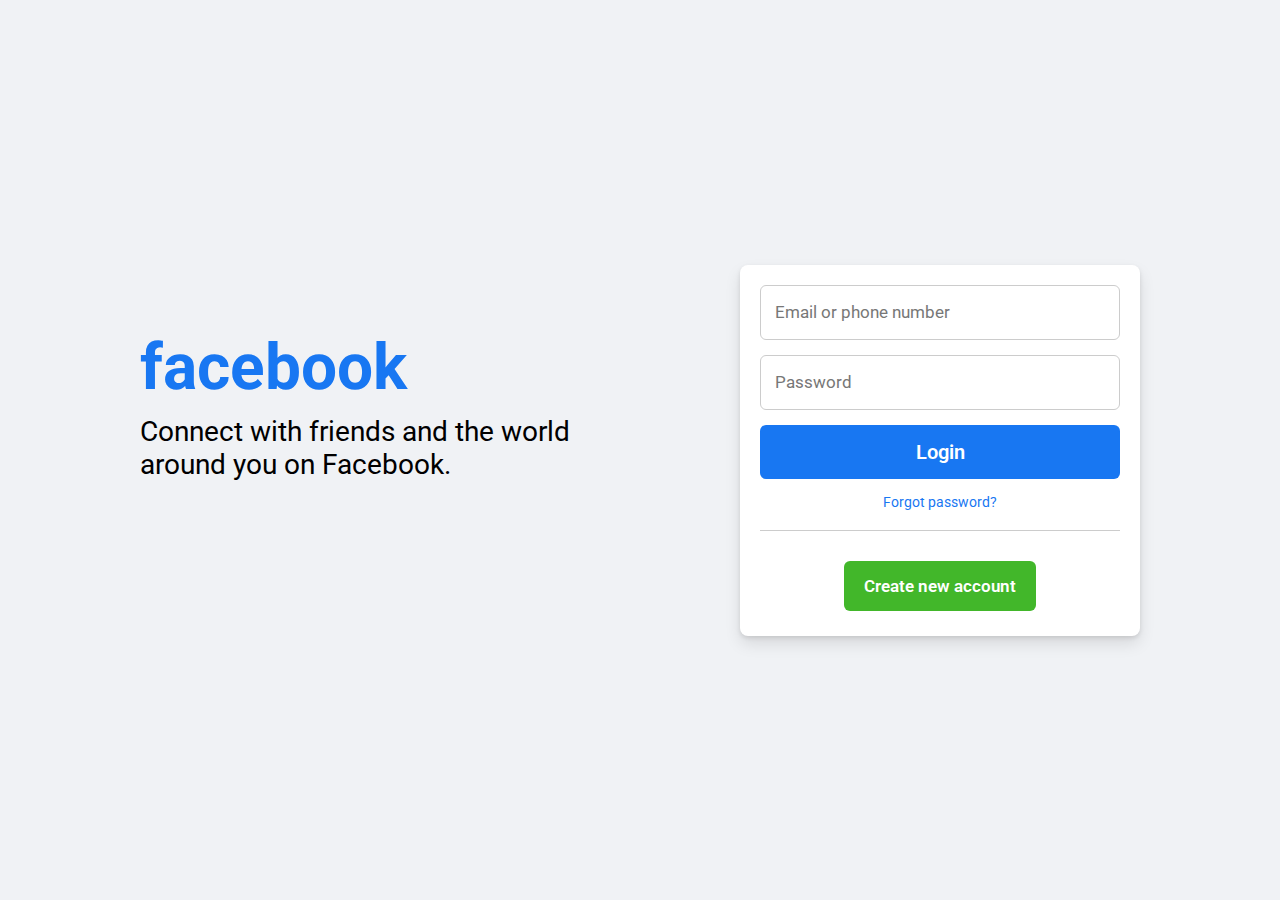
<file: index.html>
<!DOCTYPE html>
<html lang="en">
<head>
    <meta charset="UTF-8">
    <meta name="viewport" content="width=device-width, initial-scale=1.0">
    <title>Facebook Login Page</title>
    <link rel="stylesheet" href="style.css">
</head>
<body>
    <div class="container flex">
        <div class="facebook-page flex">
            <div class="text">
                <h1>facebook</h1>
                <p>Connect with friends and the world </p>
                <p> around you on Facebook.</p>
                </div>
                <form action="#">
                <input type="email" placeholder="Email or phone number" required>
                <input type="password" placeholder="Password" required>
                <div class="link">
                    <button type="submit" class="login">Login</button>
                    <a href="#" class="forgot">Forgot password?</a>
                </div>
            <hr>
            <div class="button">
                <a href="sign-up.html">Create new account</a>
            </div>
        </div>
    </div>
</body>
</html>
</file>
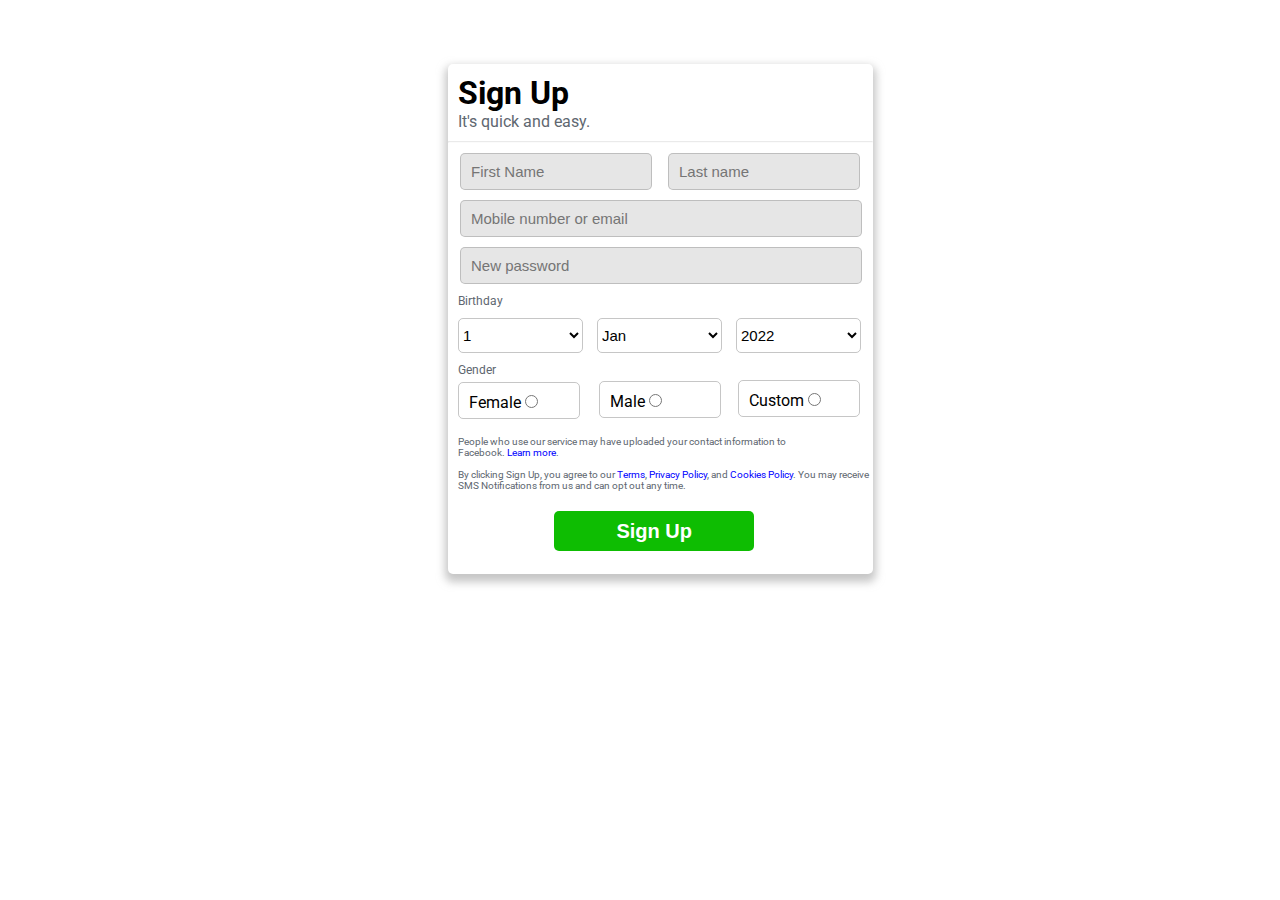
<file: sign-up.html>
<!DOCTYPE html>
<html lang="en">
<head>
    <meta charset="UTF-8" />
    <meta http-equiv="X-UA-Compatible" content="IE=edge" />
    <meta name="viewport" content="width=device-width, initial-scale=1.0" />
    <title>Facebook Sign up Page 2022</title>
    <link rel="stylesheet" href="sign.css" />
    <link href="https://fonts.googleapis.com/css2?family=Roboto&display=swap" rel="stylesheet" />
</head>
<body>

    <div class="main">
    <form action="index.html"> <!-- Add the action attribute with the URL of login.html -->
        <h2 class="first_title">Sign Up</h2>
        <p class="first_sub_title" id="sub_title">It's quick and easy.</p>
        <hr />

        <div class="input">
        <input type="text" placeholder="First Name" class="first_name" id="all" required />
        <input type="text" placeholder="Last name" class="Surname" id="all" required />
        <br />
        <input type="email" placeholder="Mobile number or email" id="all1" required />
        <br />
        <input type="password" placeholder="New password" id="all1" required />
        <br />
        </div>

        <p class="sub_title_2" id="sub_title">Birthday</p>
        <select>
        <option>1</option>
        <option>2</option>
        <option>3</option>
        <option>4</option>
        <option>5</option>
        <option>6</option>
        <option>7</option>
        <option>8</option>
        <option>9</option>
        <option>10</option>
        <option>11</option>
        <option>12</option>
        <option>13</option>
        <option>14</option>
        <option>15</option>
        <option>16</option>
        <option>17</option>
        <option>18</option>
        <option>19</option>
        <option>20</option>
        <option>21</option>
        <option>22</option>
        <option>23</option>
        <option>24</option>
        <option>25</option>
        <option>26</option>
        <option>27</option>
        <option>28</option>
        <option>29</option>
        <option>30</option>
        <option>31</option>
        </select>
        <select>
        <option>Jan</option>
        <option>Feb</option>
        <option>Mar</option>
        <option>Apr</option>
        <option>May</option>
        <option>Jun</option>
        <option>Jul</option>
        <option>Aug</option>
        <option>Sep</option>
        <option>Oct</option>
        <option>Nov</option>
        <option>Dec</option>
        </select>
        <select>
        <option>2022</option>
        <option>2021</option>
        <option>2020</option>
        <option>2019</option>
        <option>2018</option>
        <option>2017</option>
        <option>2016</option>
        <option>2015</option>
        <option>2014</option>
        <option>2013</option>
        <option>2012</option>
        <option>2011</option>
        <option>2010</option>
        <option>2009</option>
        <option>2008</option>
        <option>2007</option>
        <option>2006</option>
        <option>2005</option>
        <option>2004</option>
        <option>2003</option>
        <option>2002</option>
        <option>2001</option>
        <option>2000</option>
        </select>

        <br />

        <p class="sub_title_3" id="sub_title">Gender</p>
        <div class="female" id="all_gender">
        <label for="female">Female</label>
        <input type="radio" name="gender" value="female" />
        </div>
        <div class="male" id="all_gender">
        <label for="male">Male</label>
        <input type="radio" name="gender" value="male" />
        </div>
        <div class="other" id="all_gender">
        <label for="other">Custom</label>
        <input type="radio" name="gender" value="other" />
        </div>

        <br />
        <p class="sub_title_4">
            People who use our service may have uploaded your contact information to <br> Facebook. <a href="#">Learn more</a>.
            <br>
            <br>
            By clicking Sign Up, you agree to our <a href="#">Terms</a>, <a href="#">Privacy Policy</a>, and <a href="#">Cookies Policy</a>. You may receive SMS Notifications from us and can opt out any time.
        </p>
        <input type="submit" value="Sign Up" class="submit" />
    </form>
    </div>


</body>
</html>
</file>
<file: style.css>
@import url('https://fonts.googleapis.com/css2?family=Roboto:wght@300;400;500;700&display=swap');

* {
margin: 0;
padding: 0;
box-sizing: border-box;
font-family: 'Roboto', sans-serif;
}

.flex {
display: flex;
align-items: center;
}

.container {
padding: 0 15px;
min-height: 100vh;
justify-content: center;
background: #f0f2f5;
}

.facebook-page {
justify-content: space-between;
max-width: 1000px;
width: 100%;
}

.facebook-page .text {
margin-bottom: 90px;
}

.facebook-page h1 {
color: #1877f2;
font-size: 4rem;
margin-bottom: 10px;
}

.facebook-page p {
font-size: 1.75rem;
white-space: nowrap;
}

form {
display: flex;
flex-direction: column;
background: #fff;
border-radius: 8px;
padding: 20px;
box-shadow: 0 2px 4px rgba(0, 0, 0, 0.1),
    0 8px 16px rgba(0, 0, 0, 0.1);
max-width: 400px;
width: 100%;
}

form input {
height: 55px;
width: 100%;
border: 1px solid #ccc;
border-radius: 6px;
margin-bottom: 15px;
font-size: 1rem;
padding: 0 14px;
}

form input:focus {
outline: none;
border-color: #1877f2;
}

::placeholder {
color: #777;
font-size: 1.063rem;
}

.link {
display: flex;
flex-direction: column;
text-align: center;
gap: 15px;
}

.link .login {
border: none;
outline: none;
cursor: pointer;
background: #1877f2;
padding: 15px 0;
border-radius: 6px;
color: #fff;
font-size: 1.25rem;
font-weight: 600;
transition: 0.2s ease;
}

.link .login:hover {
background: #0d65d9;
}

form a {
text-decoration: none;
}

.link .forgot {
color: #1877f2;
font-size: 0.875rem;
}

.link .forgot:hover {
text-decoration: underline;
}

hr {
border: none;
height: 1px;
background-color: #ccc;
margin-bottom: 20px;
margin-top: 20px;
}

.button {
margin-top: 25px;
text-align: center;
margin-bottom: 20px;
}

.button a {
padding: 15px 20px;
background: #42b72a;
border-radius: 6px;
color: #fff;
font-size: 1.063rem;
font-weight: 600;
transition: 0.2s ease;
}

.button a:hover {
background: #3ba626;
}

@media (max-width: 900px) {
.facebook-page {
    flex-direction: column;
    text-align: center;
}

.facebook-page .text {
    margin-bottom: 30px;
}
}

@media (max-width: 460px) {
.facebook-page h1 {
    font-size: 3.5rem;
}

.facebook-page p {
    font-size: 1.3rem;
}

form {
    padding: 15px;
}
}
</file>
<file: sign.css>
* {
    margin: 0px;
    padding: 0px;
}

body {
    font-family: "Roboto", sans-serif;
    background-size: cover;
    position: relative;
}
body::before {
    position: absolute;
    content: "";
    background: white;
    width: 100%;
    height: 100vh;
    top: -70px;
    opacity: 0.6;
}

form {
    width: 425px;
    height: 510px;
    margin-left: 35%;
    margin-top: 5%;
    box-shadow: 0px 5px 8px 3px #aaaa;
    border-radius: 5px;
    background: white;
    z-index: 10;
    position: relative;
}

.first_title {
    font-size: 32px;
    padding: 10px 10px 0px 10px;
}
#sub_title {
    color: #606770;
    margin-left: 10px;
}
hr {
    margin-top: 10px;
    opacity: 20%;
}

#all {
    width: 180px;
    border-radius: 5px;
    background: #e6e6e6;
    height: 35px;
    border: 1px solid #aaaa;
    font-size: 15px;
    margin-left: 12px;
    margin-top: 10px;
    padding-left: 10px;
}
#all1 {
    width: 390px;
    background: #e6e6e6;
    height: 35px;
    border: 1px solid #aaaa;
    border-radius: 5px;
    font-size: 15px;
    margin-left: 12px;
    margin-top: 10px;
    padding-left: 10px;
}

.sub_title_2 {
    margin-top: 10px;
    font-size: 12px;
}
select {
    width: 125px;
    margin-left: 10px;
    margin-top: 10px;
    height: 35px;
    font-size: 15px;
    background: none;
    border: 1px solid #aaaa;
    border-radius: 5px;
}

.sub_title_3 {
    margin-top: 10px;
    font-size: 12px;
}
#all_gender {
    width: 110px;
    height: 25px;
    border: 1px solid #aaaa;
    padding: 10px 0px 0px 10px;
    border-radius: 5px;
}
.female {
    margin-left: 10px;
    margin-top: 5px;
}
.male {
    margin-top: -38px;
    margin-left: 151px;
}
.other {
    margin-left: 290px;
    margin-top: -38px;
}

.sub_title_4 {
    margin-left: 10px;
    font-size: 10px;
    color: #606770;
}
.sub_title_4 a {
    text-decoration: none;
    color: blue;
}
.submit {
    width: 200px;
    height: 40px;
    background: #0ebd02;
    border-radius: 5px;
    color: white;
    font-size: 20px;
    font-weight: bold;
    border: none;
    margin-left: 25%;
    margin-top: 20px;
}
.submit:hover {
    opacity: 60%;
}
</file>
